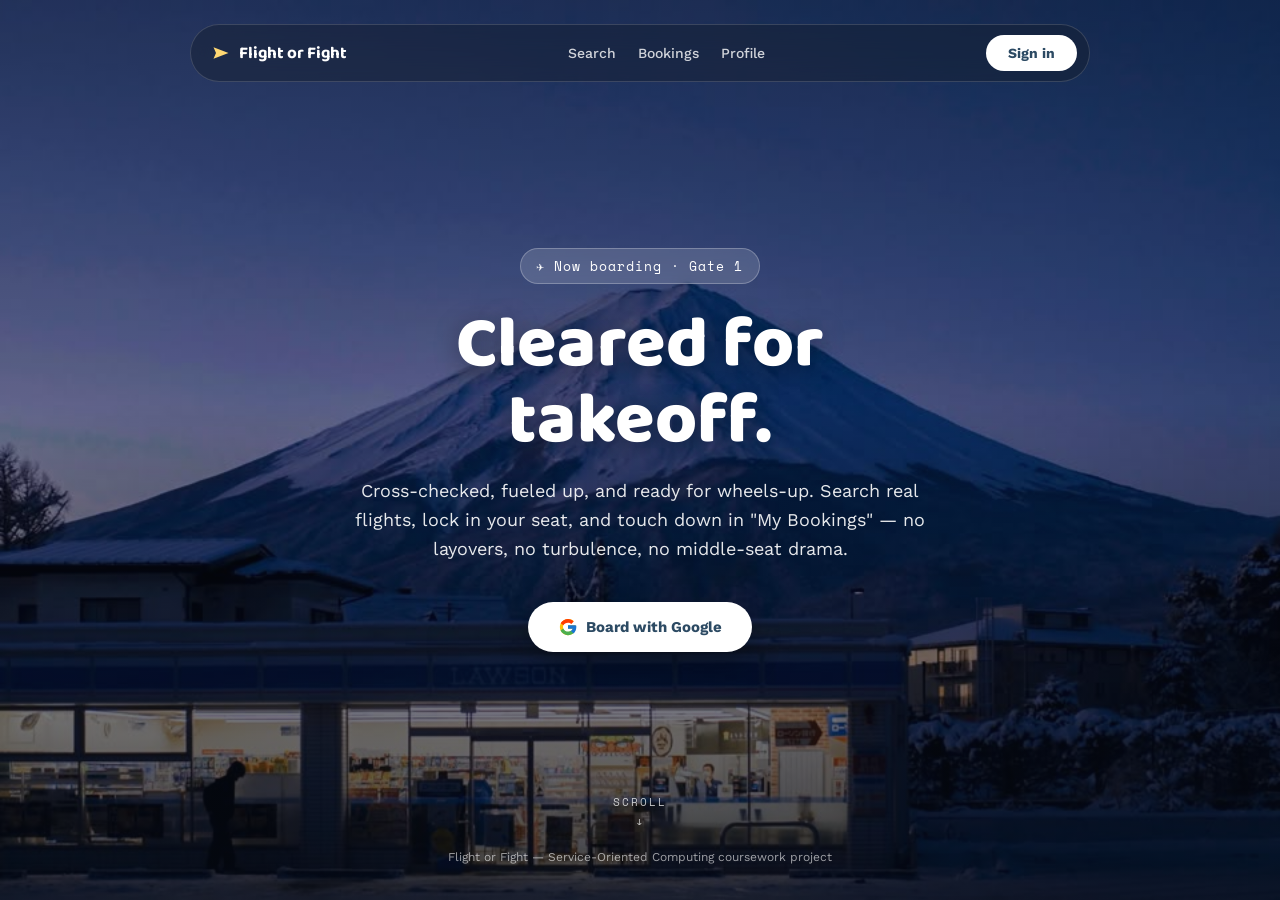
<file: frontend/index.html>
<!DOCTYPE html>
<html lang="en">
<head>
<meta charset="UTF-8" />
<meta name="viewport" content="width=device-width, initial-scale=1.0" />
<title>Flight or Fight — Flight Management</title>
<link rel="stylesheet" href="css/style.css" />
</head>
<body>

<div class="hero-photo-page hero-photo-night">

  <nav class="hero-nav">
    <a class="hero-nav-brand" href="index.html">
      <svg class="plane-icon" viewBox="0 0 24 24" fill="none" xmlns="http://www.w3.org/2000/svg">
        <path d="M21 12L3 5l3 7-3 7 18-7z" fill="#FFD873"/>
      </svg>
      <span>Flight or Fight</span>
    </a>
    <div class="hero-nav-links">
      <a href="#">Search</a>
      <a href="#">Bookings</a>
      <a href="#">Profile</a>
    </div>
    <button class="btn btn-hero-login" id="google-signin-nav">Sign in</button>
  </nav>

  <div class="hero-photo-content">
    <span class="hero-photo-eyebrow">✈ Now boarding · Gate 1</span>
    <h1 class="hero-photo-title">Cleared for takeoff.</h1>
    <p class="hero-photo-subtitle">
      Cross-checked, fueled up, and ready for wheels-up. Search real flights,
      lock in your seat, and touch down in "My Bookings" — no layovers,
      no turbulence, no middle-seat drama.
    </p>

    <div class="hero-photo-cta">
      <button class="btn btn-hero-primary" id="google-signin">
        <svg viewBox="0 0 48 48"><path fill="#FFC107" d="M43.6 20.5H42V20H24v8h11.3C33.7 32.9 29.3 36 24 36c-6.6 0-12-5.4-12-12s5.4-12 12-12c3.1 0 5.9 1.2 8 3.1l5.7-5.7C34.6 6.5 29.6 4.5 24 4.5 13.2 4.5 4.5 13.2 4.5 24S13.2 43.5 24 43.5c9.8 0 19-7.1 19-19.5 0-1.3-.1-2.3-.4-3.5z"/><path fill="#FF3D00" d="M6.3 14.7l6.6 4.8C14.6 15.9 18.9 13.5 24 13.5c3.1 0 5.9 1.2 8 3.1l5.7-5.7C34.6 6.5 29.6 4.5 24 4.5c-7.4 0-13.8 4.2-17.7 10.2z"/><path fill="#4CAF50" d="M24 43.5c5.4 0 10.4-2 14.1-5.5l-6.5-5.5C29.6 34.3 26.9 35 24 35c-5.3 0-9.7-3.1-11.3-7.5l-6.6 5.1C9.9 39.3 16.4 43.5 24 43.5z"/><path fill="#1976D2" d="M43.6 20.5H42V20H24v8h11.3c-.8 2.4-2.4 4.4-4.4 5.8l6.5 5.5C41 36.5 44 30.9 44 24c0-1.3-.1-2.3-.4-3.5z"/></svg>
        <span>Board with Google</span>
      </button>
    </div>
  </div>

  <div class="hero-photo-scroll">
    <span>SCROLL</span>
    <span class="hero-photo-scroll-arrow">↓</span>
  </div>

  <p class="hero-photo-footer">Flight or Fight — Service-Oriented Computing coursework project</p>
</div>

<script src="js/config.js"></script>
<script>
  document.getElementById("google-signin").addEventListener("click", () => {
    window.location.href = `${CONFIG.GATEWAY_BASE}/oauth2/authorization/google`;
  });
  document.getElementById("google-signin-nav").addEventListener("click", () => {
    window.location.href = `${CONFIG.GATEWAY_BASE}/oauth2/authorization/google`;
  });

  // If already signed in, skip straight to search.
  (async () => {
    try {
      const res = await fetch(`${CONFIG.GATEWAY_BASE}/api/session/me`, { credentials: "include" });
      if (res.ok) window.location.href = "search.html";
    } catch (e) { /* not signed in — stay on this page */ }
  })();
</script>
</body>
</html>
</file>
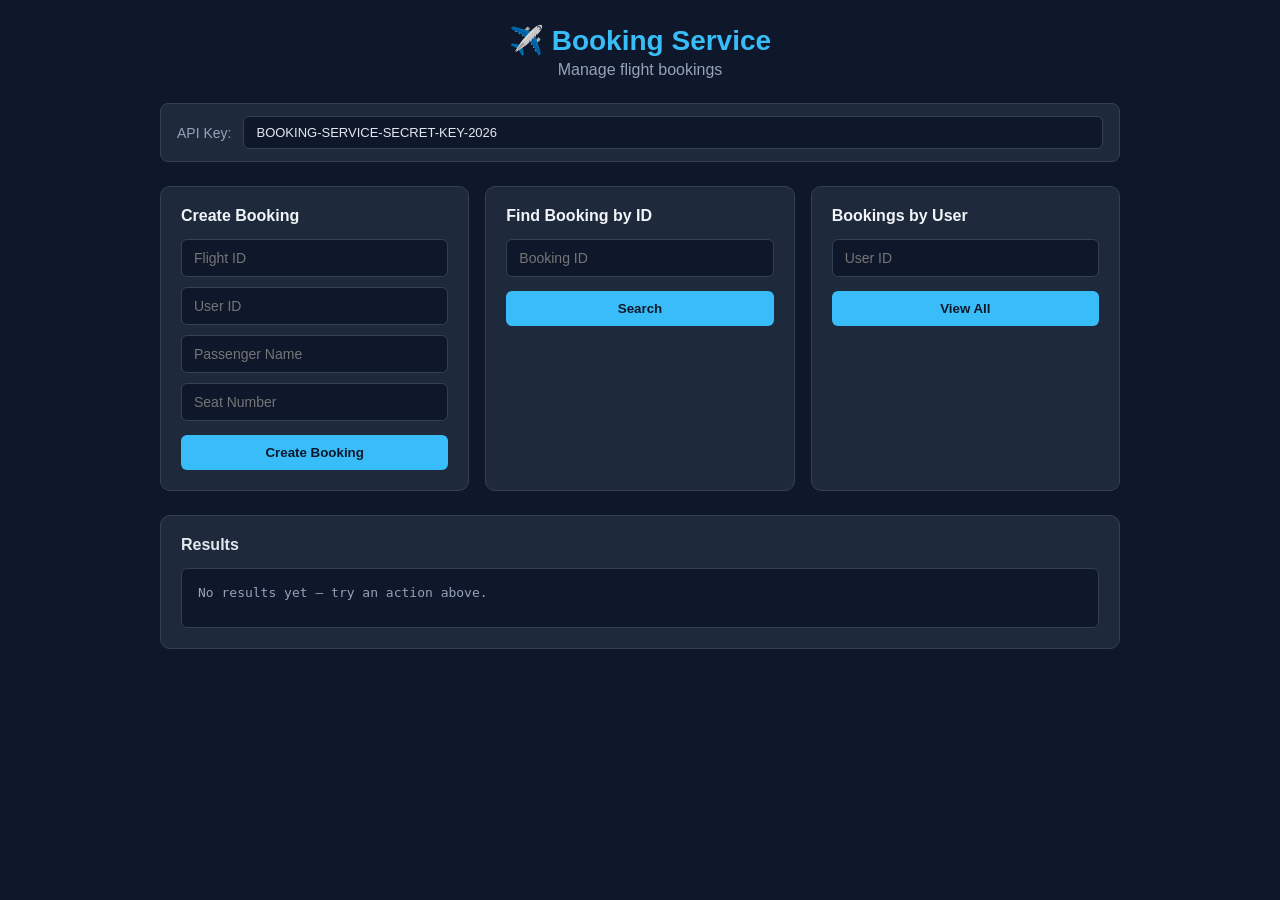
<file: testing/booking-service-ui/index.html>
<!DOCTYPE html>
<html lang="en">
<head>
    <meta charset="UTF-8">
    <meta name="viewport" content="width=device-width, initial-scale=1.0">
    <title>Booking Service — Flight Management System</title>
    <link rel="stylesheet" href="style.css">
</head>
<body>
    <div class="container">
        <header>
            <h1>✈️ Booking Service</h1>
            <p class="subtitle">Manage flight bookings</p>
        </header>

        <div class="config-bar">
            <label for="apiKey">API Key:</label>
            <input type="text" id="apiKey" value="BOOKING-SERVICE-SECRET-KEY-2026">
        </div>

        <div class="grid">

            <!-- Create Booking -->
            <section class="card">
                <h2>Create Booking</h2>
                <form id="createForm">
                    <input type="number" id="flightId" placeholder="Flight ID" required>
                    <input type="number" id="userId" placeholder="User ID" required>
                    <input type="text" id="passengerName" placeholder="Passenger Name" required>
                    <input type="text" id="seatNumber" placeholder="Seat Number" required>
                    <button type="submit">Create Booking</button>
                </form>
            </section>

            <!-- Get Booking By Id -->
            <section class="card">
                <h2>Find Booking by ID</h2>
                <form id="getByIdForm">
                    <input type="number" id="searchId" placeholder="Booking ID" required>
                    <button type="submit">Search</button>
                </form>
            </section>

            <!-- Get Bookings By User -->
            <section class="card">
                <h2>Bookings by User</h2>
                <form id="getByUserForm">
                    <input type="number" id="searchUserId" placeholder="User ID" required>
                    <button type="submit">View All</button>
                </form>
            </section>

        </div>

        <!-- Results -->
        <section class="results">
            <h2>Results</h2>
            <div id="output" class="output">No results yet — try an action above.</div>
        </section>
    </div>

    <script src="script.js"></script>
</body>
</html>
</file>
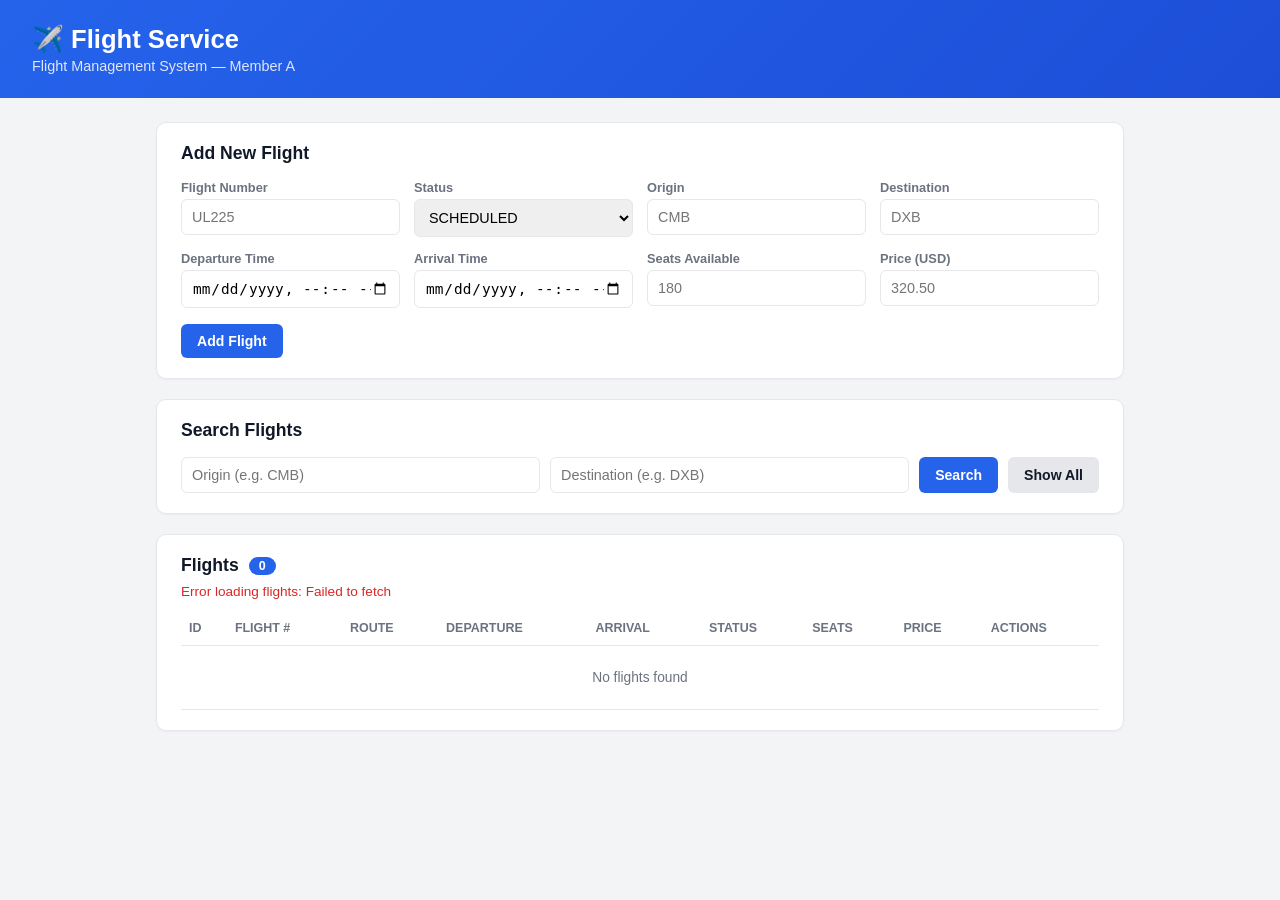
<file: testing/flight-service-ui/index.html>
<!DOCTYPE html>
<html lang="en">
<head>
<meta charset="UTF-8">
<meta name="viewport" content="width=device-width, initial-scale=1.0">
<title>Flight Service — Admin</title>
<link rel="stylesheet" href="style.css">
</head>
<body>

<header class="topbar">
  <h1>✈️ Flight Service</h1>
  <p class="subtitle">Flight Management System — Member A</p>
</header>

<main class="container">

  <!-- Add / Edit form -->
  <section class="card">
    <h2 id="formTitle">Add New Flight</h2>
    <form id="flightForm">
      <input type="hidden" id="flightId">
      <div class="grid">
        <div class="field">
          <label>Flight Number</label>
          <input type="text" id="flightNumber" required placeholder="UL225">
        </div>
        <div class="field">
          <label>Status</label>
          <select id="status" required>
            <option value="SCHEDULED">SCHEDULED</option>
            <option value="DELAYED">DELAYED</option>
            <option value="CANCELLED">CANCELLED</option>
          </select>
        </div>
        <div class="field">
          <label>Origin</label>
          <input type="text" id="origin" required placeholder="CMB">
        </div>
        <div class="field">
          <label>Destination</label>
          <input type="text" id="destination" required placeholder="DXB">
        </div>
        <div class="field">
          <label>Departure Time</label>
          <input type="datetime-local" id="departureTime" required>
        </div>
        <div class="field">
          <label>Arrival Time</label>
          <input type="datetime-local" id="arrivalTime" required>
        </div>
        <div class="field">
          <label>Seats Available</label>
          <input type="number" id="seatsAvailable" required min="0" placeholder="180">
        </div>
        <div class="field">
          <label>Price (USD)</label>
          <input type="number" id="price" required min="0" step="0.01" placeholder="320.50">
        </div>
      </div>
      <div class="form-actions">
        <button type="submit" id="submitBtn" class="btn btn-primary">Add Flight</button>
        <button type="button" id="cancelEditBtn" class="btn btn-secondary" style="display:none;">Cancel Edit</button>
      </div>
    </form>
  </section>

  <!-- Search -->
  <section class="card">
    <h2>Search Flights</h2>
    <div class="search-row">
      <input type="text" id="searchOrigin" placeholder="Origin (e.g. CMB)">
      <input type="text" id="searchDestination" placeholder="Destination (e.g. DXB)">
      <button id="searchBtn" class="btn btn-primary">Search</button>
      <button id="clearSearchBtn" class="btn btn-secondary">Show All</button>
    </div>
  </section>

  <!-- Flights table -->
  <section class="card">
    <div class="table-header">
      <h2>Flights</h2>
      <span id="flightCount" class="badge">0</span>
    </div>
    <div id="statusMessage" class="status-message"></div>
    <div class="table-wrap">
      <table id="flightsTable">
        <thead>
          <tr>
            <th>ID</th>
            <th>Flight #</th>
            <th>Route</th>
            <th>Departure</th>
            <th>Arrival</th>
            <th>Status</th>
            <th>Seats</th>
            <th>Price</th>
            <th>Actions</th>
          </tr>
        </thead>
        <tbody id="flightsBody">
        </tbody>
      </table>
    </div>
  </section>

</main>

<script src="app.js"></script>
</body>
</html>
</file>
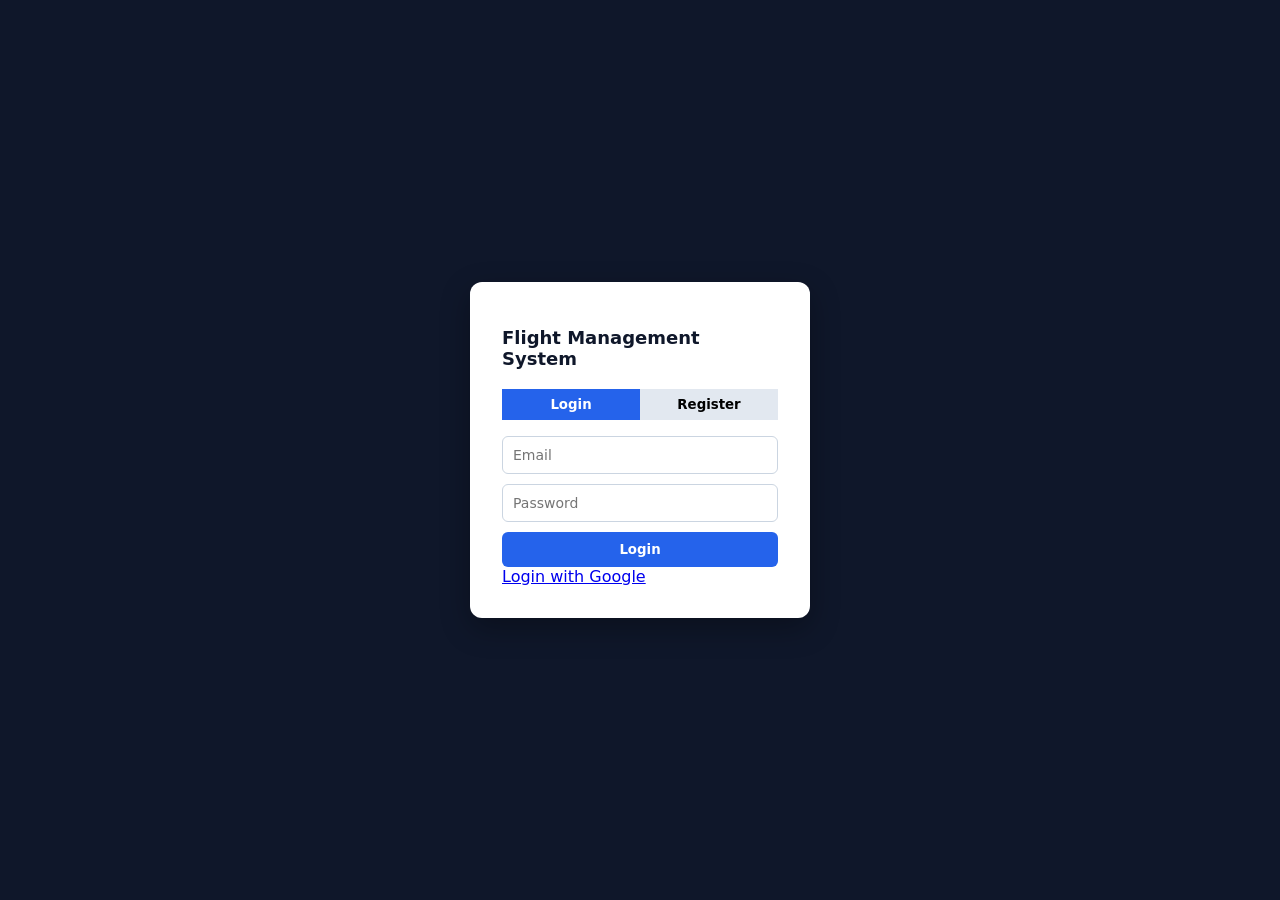
<file: testing/user-service-ui/index.html>
<!DOCTYPE html>
<html lang="en">
<head>
  <meta charset="UTF-8" />
  <title>Flight Management System — Login</title>
  <link rel="stylesheet" href="style.css" />
</head>
<body>
  <div class="card">
    <h1>Flight Management System</h1>

    <div class="tabs">
      <button id="tab-login" class="tab active">Login</button>
      <button id="tab-register" class="tab">Register</button>
    </div>

    <form id="login-form">
      <input type="email" id="login-email" placeholder="Email" required />
      <input type="password" id="login-password" placeholder="Password" required />
      <button type="submit">Login</button>
    </form>

    <!-- Google Login -->
    <div class="google-login">
      <a href="http://localhost:8080/oauth2/authorization/google">
        Login with Google
      </a>
    </div>

    <form id="register-form" class="hidden">
      <input type="text" id="register-name" placeholder="Full name" required />
      <input type="email" id="register-email" placeholder="Email" required />
      <input type="password" id="register-password" placeholder="Password" required />
      <button type="submit">Create account</button>
    </form>

    <div id="result" class="hidden"></div>
  </div>

  <script src="script.js"></script>
</body>
</html>
</file>
<file: frontend/css/style.css>
@import url('https://fonts.googleapis.com/css2?family=Baloo+2:wght@500;600;700;800&family=Work+Sans:wght@400;500;600;700&family=Space+Mono:wght@400;700&display=swap');

:root {
  --sky-top: #EAF6FF;
  --sky-mid: #D6EEFC;
  --sky-bottom: #BFE3F7;
  --cloud-white: #FFFFFF;
  --cloud-white-soft: rgba(255, 255, 255, 0.72);
  --cloud-white-strong: rgba(255, 255, 255, 0.88);
  --butter: #FFD873;
  --butter-deep: #F5B93F;
  --ink: #2C4A63;
  --ink-soft: #5B7A92;
  --ink-faint: #8FA9BE;
  --coral: #FF8A73;
  --coral-deep: #F26B50;
  --border-soft: rgba(44, 74, 99, 0.10);
  --shadow-sky: 0 20px 45px rgba(60, 120, 160, 0.14);
  --shadow-sky-lift: 0 28px 60px rgba(60, 120, 160, 0.20);
  --radius-lg: 28px;
  --radius-md: 18px;
  --radius-sm: 12px;
}

* { box-sizing: border-box; }

html { scroll-behavior: smooth; }

body {
  margin: 0;
  min-height: 100vh;
  font-family: 'Work Sans', sans-serif;
  color: var(--ink);
  background: linear-gradient(180deg, var(--sky-top) 0%, var(--sky-mid) 45%, var(--sky-bottom) 100%);
  overflow-x: hidden;
  position: relative;
}

h1, h2, h3, .display {
  font-family: 'Baloo 2', sans-serif;
  color: var(--ink);
  margin: 0;
  letter-spacing: 0.2px;
}

.mono {
  font-family: 'Space Mono', monospace;
  letter-spacing: 0.5px;
}

a { color: inherit; text-decoration: none; }

button, input, select {
  font-family: inherit;
}

@media (prefers-reduced-motion: reduce) {
  *, *::before, *::after {
    animation-duration: 0.01ms !important;
    animation-iteration-count: 1 !important;
    transition-duration: 0.01ms !important;
    scroll-behavior: auto !important;
  }
}

/* ---------- Drifting cloud background ---------- */
.cloud-field {
  position: fixed;
  inset: 0;
  overflow: hidden;
  pointer-events: none;
  z-index: 0;
}

.cloud {
  position: absolute;
  opacity: 0.55;
  filter: blur(0.5px);
  animation: drift linear infinite;
}

.cloud svg { display: block; width: 100%; height: 100%; }

@keyframes drift {
  from { transform: translateX(-12vw); }
  to   { transform: translateX(112vw); }
}

/* ---------- Layout shell ---------- */
.page {
  position: relative;
  z-index: 1;
  min-height: 100vh;
  display: flex;
  flex-direction: column;
}

.content {
  flex: 1;
  width: 100%;
  max-width: 1080px;
  margin: 0 auto;
  padding: 32px 24px 80px;
}

/* ---------- Nav ---------- */
.nav {
  position: relative;
  z-index: 2;
  display: flex;
  align-items: center;
  justify-content: space-between;
  max-width: 1080px;
  margin: 0 auto;
  padding: 22px 24px 8px;
}

.nav-brand {
  display: flex;
  align-items: center;
  gap: 10px;
  font-family: 'Baloo 2', sans-serif;
  font-weight: 700;
  font-size: 20px;
  color: var(--ink);
}

.nav-brand .plane-icon { width: 26px; height: 26px; }

.nav-links {
  display: flex;
  align-items: center;
  gap: 6px;
  background: var(--cloud-white-soft);
  backdrop-filter: blur(14px);
  -webkit-backdrop-filter: blur(14px);
  border: 1px solid var(--border-soft);
  border-radius: 999px;
  padding: 6px;
  box-shadow: var(--shadow-sky);
}

.nav-links a {
  font-size: 14px;
  font-weight: 600;
  color: var(--ink-soft);
  padding: 9px 16px;
  border-radius: 999px;
  transition: background 0.2s ease, color 0.2s ease;
}

.nav-links a:hover { color: var(--ink); background: rgba(44, 74, 99, 0.06); }
.nav-links a.active { color: var(--ink); background: var(--butter); }

/* ---------- Cloud platform card ---------- */
.cloud-card {
  background: var(--cloud-white-strong);
  backdrop-filter: blur(18px);
  -webkit-backdrop-filter: blur(18px);
  border: 1px solid rgba(255, 255, 255, 0.6);
  border-radius: var(--radius-lg);
  box-shadow: var(--shadow-sky);
  padding: 36px;
}

.cloud-card.tight { padding: 24px; border-radius: var(--radius-md); }

/* ---------- Buttons ---------- */
.btn {
  display: inline-flex;
  align-items: center;
  justify-content: center;
  gap: 8px;
  font-weight: 700;
  font-size: 15px;
  border: none;
  border-radius: 999px;
  padding: 13px 26px;
  cursor: pointer;
  transition: transform 0.15s ease, box-shadow 0.15s ease, background 0.15s ease;
}

.btn:active { transform: translateY(1px) scale(0.99); }

.btn-primary {
  background: var(--butter);
  color: #4A3A0E;
  box-shadow: 0 10px 24px rgba(245, 185, 63, 0.45);
}
.btn-primary:hover { background: var(--butter-deep); box-shadow: 0 14px 30px rgba(245, 185, 63, 0.55); }

.btn-ghost {
  background: transparent;
  color: var(--ink);
  border: 1.5px solid var(--border-soft);
}
.btn-ghost:hover { background: rgba(44, 74, 99, 0.05); }

.btn-danger {
  background: var(--cloud-white);
  color: var(--coral-deep);
  border: 1.5px solid rgba(255, 138, 115, 0.4);
}
.btn-danger:hover { background: rgba(255, 138, 115, 0.10); }

.btn-google {
  background: var(--cloud-white);
  color: var(--ink);
  border: 1.5px solid var(--border-soft);
  box-shadow: var(--shadow-sky);
  width: 100%;
  padding: 14px 26px;
}
.btn-google:hover { box-shadow: var(--shadow-sky-lift); transform: translateY(-1px); }
.btn-google svg { width: 20px; height: 20px; }

.btn[disabled] { opacity: 0.55; cursor: not-allowed; }

/* ---------- Form elements ---------- */
.field { display: flex; flex-direction: column; gap: 6px; margin-bottom: 18px; }
.field label { font-size: 13px; font-weight: 600; color: var(--ink-soft); }

.input, select.input {
  border: 1.5px solid var(--border-soft);
  background: rgba(255, 255, 255, 0.7);
  border-radius: var(--radius-sm);
  padding: 12px 16px;
  font-size: 15px;
  color: var(--ink);
  transition: border-color 0.15s ease, box-shadow 0.15s ease;
}
.input:focus, select.input:focus {
  outline: none;
  border-color: var(--butter-deep);
  box-shadow: 0 0 0 4px rgba(255, 216, 115, 0.35);
}

.field-row { display: grid; grid-template-columns: 1fr 1fr; gap: 16px; }
@media (max-width: 620px) { .field-row { grid-template-columns: 1fr; } }

/* ---------- Hero ---------- */
.hero {
  text-align: center;
  padding: 56px 20px 40px;
}
.hero .eyebrow {
  display: inline-block;
  font-family: 'Space Mono', monospace;
  font-size: 12px;
  letter-spacing: 2px;
  text-transform: uppercase;
  color: var(--ink-soft);
  background: var(--cloud-white-soft);
  border: 1px solid var(--border-soft);
  padding: 6px 14px;
  border-radius: 999px;
  margin-bottom: 20px;
}
.hero h1 {
  font-size: clamp(34px, 5vw, 54px);
  line-height: 1.08;
  margin-bottom: 14px;
}
.hero p {
  font-size: 17px;
  color: var(--ink-soft);
  max-width: 480px;
  margin: 0 auto 32px;
  line-height: 1.6;
}

/* ---------- Flight board list ---------- */
.board {
  display: flex;
  flex-direction: column;
  gap: 12px;
}

.board-row {
  display: grid;
  grid-template-columns: auto 1fr auto auto;
  align-items: center;
  gap: 20px;
  background: var(--cloud-white-strong);
  border: 1px solid var(--border-soft);
  border-radius: var(--radius-md);
  padding: 18px 22px;
  box-shadow: var(--shadow-sky);
  transition: transform 0.15s ease, box-shadow 0.15s ease;
}
.board-row:hover { transform: translateY(-2px); box-shadow: var(--shadow-sky-lift); }

.board-code {
  font-family: 'Space Mono', monospace;
  font-weight: 700;
  font-size: 17px;
  background: var(--butter);
  color: #4A3A0E;
  padding: 8px 12px;
  border-radius: 10px;
  min-width: 70px;
  text-align: center;
}

.board-route { display: flex; flex-direction: column; gap: 2px; }
.board-route .cities { font-weight: 700; font-size: 16px; }
.board-route .times { font-family: 'Space Mono', monospace; font-size: 13px; color: var(--ink-soft); }

.board-price { font-family: 'Space Mono', monospace; font-weight: 700; font-size: 18px; color: var(--ink); }

.status-pill {
  font-family: 'Space Mono', monospace;
  font-size: 11px;
  font-weight: 700;
  letter-spacing: 0.5px;
  text-transform: uppercase;
  padding: 5px 12px;
  border-radius: 999px;
}
.status-confirmed { background: rgba(255, 216, 115, 0.4); color: #7A5E12; }
.status-cancelled { background: rgba(255, 138, 115, 0.2); color: var(--coral-deep); }
.status-scheduled { background: rgba(191, 227, 247, 0.6); color: var(--ink); }

@media (max-width: 700px) {
  .board-row { grid-template-columns: 1fr; text-align: left; gap: 8px; }
}

/* ---------- Empty / loading states ---------- */
.empty-state {
  text-align: center;
  padding: 60px 20px;
  color: var(--ink-soft);
}
.empty-state .icon { font-size: 40px; margin-bottom: 12px; }

.section-title {
  font-size: 22px;
  margin-bottom: 18px;
}

.footer-note {
  text-align: center;
  font-size: 13px;
  color: var(--ink-faint);
  padding: 30px 20px 10px;
}

.hero-photo-page {
  position: relative;
  min-height: 100vh;
  display: flex;
  flex-direction: column;
  align-items: center;
  justify-content: center;
  text-align: center;
  overflow: hidden;
  background: linear-gradient(180deg, var(--sky-top) 0%, var(--sky-bottom) 100%);
  color: #fff;
}

.hero-photo-page.hero-photo-night {
  background:
    linear-gradient(180deg, rgba(10, 15, 30, 0.55) 0%, rgba(10, 15, 30, 0.25) 45%, rgba(5, 10, 20, 0.75) 100%),
    url('../assets/images/hero-night.jpg') center 60% / cover no-repeat;
}

/* Top nav overlaid on the photo */
.hero-nav {
  position: absolute;
  top: 24px;
  left: 50%;
  transform: translateX(-50%);
  width: min(92%, 900px);
  display: flex;
  align-items: center;
  justify-content: space-between;
  background: rgba(20, 30, 45, 0.45);
  backdrop-filter: blur(14px);
  -webkit-backdrop-filter: blur(14px);
  border: 1px solid rgba(255, 255, 255, 0.15);
  border-radius: 999px;
  padding: 10px 12px 10px 20px;
}

.hero-nav-brand {
  display: flex;
  align-items: center;
  gap: 8px;
  font-family: 'Baloo 2', sans-serif;
  font-weight: 700;
  font-size: 17px;
  color: #fff;
}
.hero-nav-brand .plane-icon { width: 20px; height: 20px; }

.hero-nav-links { display: flex; gap: 22px; }
.hero-nav-links a {
  font-size: 14px;
  font-weight: 500;
  color: rgba(255, 255, 255, 0.8);
  transition: color 0.15s ease;
}
.hero-nav-links a:hover { color: #fff; }

@media (max-width: 700px) {
  .hero-nav-links { display: none; }
}

.btn-hero-login {
  background: #fff;
  color: var(--ink);
  padding: 10px 22px;
  font-size: 14px;
}
.btn-hero-login:hover { background: var(--butter); }

/* Center content on index */
.hero-photo-content {
  position: relative;
  z-index: 1;
  max-width: 640px;
  padding: 0 24px;
}

.hero-photo-eyebrow {
  display: inline-block;
  font-family: 'Space Mono', monospace;
  font-size: 13px;
  letter-spacing: 1px;
  background: rgba(255, 255, 255, 0.15);
  border: 1px solid rgba(255, 255, 255, 0.25);
  backdrop-filter: blur(6px);
  padding: 7px 16px;
  border-radius: 999px;
  margin-bottom: 24px;
}

.hero-photo-title {
  font-family: 'Baloo 2', sans-serif;
  font-weight: 800;
  font-size: clamp(42px, 7vw, 72px);
  line-height: 1.05;
  color: #fff;
  text-shadow: 0 4px 24px rgba(0, 0, 0, 0.35);
  margin-bottom: 18px;
}

.hero-photo-subtitle {
  font-size: 18px;
  line-height: 1.6;
  color: rgba(255, 255, 255, 0.9);
  margin-bottom: 38px;
}

.hero-photo-cta { display: flex; justify-content: center; }

.btn-hero-primary {
  background: #fff;
  color: var(--ink);
  padding: 15px 30px;
  font-size: 15px;
  box-shadow: 0 12px 30px rgba(0, 0, 0, 0.3);
}
.btn-hero-primary:hover {
  background: var(--butter);
  transform: translateY(-1px);
  box-shadow: 0 16px 36px rgba(0, 0, 0, 0.35);
}
.btn-hero-primary svg { width: 20px; height: 20px; }

/* Scroll cue */
.hero-photo-scroll {
  position: absolute;
  bottom: 70px;
  left: 50%;
  transform: translateX(-50%);
  display: flex;
  flex-direction: column;
  align-items: center;
  gap: 4px;
  font-family: 'Space Mono', monospace;
  font-size: 11px;
  letter-spacing: 2px;
  color: rgba(255, 255, 255, 0.75);
}
.hero-photo-scroll-arrow { animation: bob 2s ease-in-out infinite; }
@keyframes bob {
  0%, 100% { transform: translateY(0); }
  50% { transform: translateY(6px); }
}

.hero-photo-footer {
  position: absolute;
  bottom: 24px;
  left: 50%;
  transform: translateX(-50%);
  font-size: 12px;
  color: rgba(255, 255, 255, 0.6);
}

@media (max-width: 600px) {
  .hero-photo-scroll { display: none; }
}

/* ---------- Morning hero banner (search.html) ---------- */
.hero-banner {
  position: relative;
  height: 300px;
  width: 100%;
  overflow: hidden;
  background:
    linear-gradient(180deg, rgba(20, 30, 45, 0.25) 0%, rgba(20, 30, 45, 0.55) 100%),
    url('../assets/images/hero-morning.jpg') center 55% / cover no-repeat;
}

.hero-banner-overlay {
  position: absolute;
  inset: 0;
  display: flex;
  flex-direction: column;
  align-items: center;
  justify-content: center;
  text-align: center;
  padding: 0 20px;
}

.hero-banner-title {
  font-family: 'Baloo 2', sans-serif;
  font-weight: 700;
  font-size: clamp(28px, 4vw, 40px);
  color: #fff;
  text-shadow: 0 3px 16px rgba(0, 0, 0, 0.35);
  margin-top: 12px;
}

@media (max-width: 700px) {
  .hero-banner { height: 220px; }
}
</file>
<file: testing/booking-service-ui/style.css>
* {
    margin: 0;
    padding: 0;
    box-sizing: border-box;
}

body {
    font-family: 'Segoe UI', Tahoma, Geneva, Verdana, sans-serif;
    background: #0f172a;
    color: #e2e8f0;
    min-height: 100vh;
    padding: 24px;
}

.container {
    max-width: 960px;
    margin: 0 auto;
}

header {
    text-align: center;
    margin-bottom: 24px;
}

header h1 {
    font-size: 28px;
    color: #38bdf8;
}

.subtitle {
    color: #94a3b8;
    margin-top: 4px;
}

.config-bar {
    background: #1e293b;
    border: 1px solid #334155;
    border-radius: 8px;
    padding: 12px 16px;
    margin-bottom: 24px;
    display: flex;
    align-items: center;
    gap: 12px;
}

.config-bar label {
    font-size: 14px;
    color: #94a3b8;
    white-space: nowrap;
}

.config-bar input {
    flex: 1;
    background: #0f172a;
    border: 1px solid #334155;
    border-radius: 6px;
    padding: 8px 12px;
    color: #e2e8f0;
    font-size: 13px;
}

.grid {
    display: grid;
    grid-template-columns: repeat(auto-fit, minmax(260px, 1fr));
    gap: 16px;
    margin-bottom: 24px;
}

.card {
    background: #1e293b;
    border: 1px solid #334155;
    border-radius: 10px;
    padding: 20px;
}

.card h2 {
    font-size: 16px;
    margin-bottom: 14px;
    color: #f1f5f9;
}

.card form {
    display: flex;
    flex-direction: column;
    gap: 10px;
}

.card input {
    background: #0f172a;
    border: 1px solid #334155;
    border-radius: 6px;
    padding: 10px 12px;
    color: #e2e8f0;
    font-size: 14px;
}

.card input:focus {
    outline: none;
    border-color: #38bdf8;
}

.card button {
    background: #38bdf8;
    color: #0f172a;
    border: none;
    border-radius: 6px;
    padding: 10px;
    font-weight: 600;
    cursor: pointer;
    margin-top: 4px;
    transition: background 0.15s ease;
}

.card button:hover {
    background: #0ea5e9;
}

.results {
    background: #1e293b;
    border: 1px solid #334155;
    border-radius: 10px;
    padding: 20px;
}

.results h2 {
    font-size: 16px;
    margin-bottom: 14px;
}

.output {
    background: #0f172a;
    border: 1px solid #334155;
    border-radius: 6px;
    padding: 16px;
    font-family: 'Consolas', monospace;
    font-size: 13px;
    white-space: pre-wrap;
    word-break: break-word;
    color: #94a3b8;
    min-height: 60px;
}

.booking-item {
    background: #0f172a;
    border: 1px solid #334155;
    border-radius: 8px;
    padding: 14px;
    margin-bottom: 10px;
}

.booking-item:last-child {
    margin-bottom: 0;
}

.booking-item .status {
    display: inline-block;
    padding: 2px 10px;
    border-radius: 20px;
    font-size: 11px;
    font-weight: 700;
    margin-left: 8px;
}

.status-confirmed {
    background: #14532d;
    color: #4ade80;
}

.status-cancelled {
    background: #450a0a;
    color: #f87171;
}

.booking-item .actions {
    margin-top: 10px;
    display: flex;
    gap: 8px;
}

.booking-item .actions button {
    background: #334155;
    color: #e2e8f0;
    border: none;
    border-radius: 6px;
    padding: 6px 12px;
    font-size: 12px;
    cursor: pointer;
}

.booking-item .actions button:hover {
    background: #475569;
}

.booking-item .actions .btn-danger {
    background: #7f1d1d;
}

.booking-item .actions .btn-danger:hover {
    background: #991b1b;
}

.error-text {
    color: #f87171;
}
</file>
<file: testing/flight-service-ui/style.css>
:root {
  --primary: #2563eb;
  --primary-dark: #1d4ed8;
  --danger: #dc2626;
  --danger-dark: #b91c1c;
  --bg: #f3f4f6;
  --card-bg: #ffffff;
  --border: #e5e7eb;
  --text: #111827;
  --text-muted: #6b7280;
  --scheduled: #16a34a;
  --delayed: #d97706;
  --cancelled: #dc2626;
}

* { box-sizing: border-box; }

body {
  margin: 0;
  font-family: -apple-system, "Segoe UI", Roboto, Arial, sans-serif;
  background: var(--bg);
  color: var(--text);
}

.topbar {
  background: linear-gradient(135deg, var(--primary), var(--primary-dark));
  color: white;
  padding: 24px 32px;
}
.topbar h1 { margin: 0; font-size: 1.6rem; }
.topbar .subtitle { margin: 4px 0 0; opacity: 0.85; font-size: 0.9rem; }

.container {
  max-width: 1000px;
  margin: 24px auto;
  padding: 0 16px 48px;
  display: flex;
  flex-direction: column;
  gap: 20px;
}

.card {
  background: var(--card-bg);
  border: 1px solid var(--border);
  border-radius: 10px;
  padding: 20px 24px;
  box-shadow: 0 1px 2px rgba(0,0,0,0.04);
}
.card h2 { margin: 0 0 16px; font-size: 1.1rem; }

.grid {
  display: grid;
  grid-template-columns: repeat(auto-fit, minmax(200px, 1fr));
  gap: 14px;
}
.field { display: flex; flex-direction: column; gap: 4px; }
.field label { font-size: 0.8rem; color: var(--text-muted); font-weight: 600; }
.field input, .field select {
  padding: 9px 10px;
  border: 1px solid var(--border);
  border-radius: 6px;
  font-size: 0.9rem;
}
.field input:focus, .field select:focus {
  outline: none;
  border-color: var(--primary);
}

.form-actions { margin-top: 16px; display: flex; gap: 10px; }

.btn {
  border: none;
  border-radius: 6px;
  padding: 9px 16px;
  font-size: 0.88rem;
  font-weight: 600;
  cursor: pointer;
  transition: background 0.15s ease;
}
.btn-primary { background: var(--primary); color: white; }
.btn-primary:hover { background: var(--primary-dark); }
.btn-secondary { background: #e5e7eb; color: var(--text); }
.btn-secondary:hover { background: #d1d5db; }
.btn-danger { background: var(--danger); color: white; }
.btn-danger:hover { background: var(--danger-dark); }
.btn-small { padding: 5px 10px; font-size: 0.78rem; margin-right: 6px; }

.search-row { display: flex; gap: 10px; flex-wrap: wrap; }
.search-row input {
  flex: 1;
  min-width: 160px;
  padding: 9px 10px;
  border: 1px solid var(--border);
  border-radius: 6px;
  font-size: 0.9rem;
}

.table-header { display: flex; align-items: center; gap: 10px; margin-bottom: 8px; }
.table-header h2 { margin: 0; }
.badge {
  background: var(--primary);
  color: white;
  border-radius: 999px;
  padding: 2px 10px;
  font-size: 0.78rem;
  font-weight: 700;
}

.status-message {
  font-size: 0.85rem;
  margin-bottom: 10px;
  min-height: 1.2em;
}
.status-message.error { color: var(--danger); }
.status-message.success { color: var(--scheduled); }

.table-wrap { overflow-x: auto; }
table { width: 100%; border-collapse: collapse; font-size: 0.86rem; }
th, td { text-align: left; padding: 10px 8px; border-bottom: 1px solid var(--border); white-space: nowrap; }
th { color: var(--text-muted); font-weight: 600; font-size: 0.78rem; text-transform: uppercase; }
tbody tr:hover { background: #f9fafb; }

.status-pill {
  display: inline-block;
  padding: 2px 10px;
  border-radius: 999px;
  font-size: 0.75rem;
  font-weight: 700;
  color: white;
}
.status-SCHEDULED { background: var(--scheduled); }
.status-DELAYED { background: var(--delayed); }
.status-CANCELLED { background: var(--cancelled); }

.empty-row td {
  text-align: center;
  color: var(--text-muted);
  padding: 24px;
}
</file>
<file: testing/user-service-ui/style.css>
* { box-sizing: border-box; font-family: system-ui, sans-serif; }
body {
  display: flex; align-items: center; justify-content: center;
  min-height: 100vh; margin: 0; background: #0f172a;
}
.card {
  background: #ffffff; padding: 32px; border-radius: 12px;
  width: 340px; box-shadow: 0 10px 30px rgba(0,0,0,0.3);
}
h1 { font-size: 18px; margin-bottom: 20px; color: #0f172a; }
.tabs { display: flex; margin-bottom: 16px; }
.tab {
  flex: 1; padding: 8px; border: none; background: #e2e8f0;
  cursor: pointer; font-weight: 600;
}
.tab.active { background: #2563eb; color: white; }
form { display: flex; flex-direction: column; gap: 10px; }
form.hidden { display: none; }
input {
  padding: 10px; border: 1px solid #cbd5e1; border-radius: 6px; font-size: 14px;
}
button[type="submit"] {
  padding: 10px; background: #2563eb; color: white; border: none;
  border-radius: 6px; cursor: pointer; font-weight: 600;
}
#result {
  margin-top: 16px; padding: 12px; border-radius: 6px; font-size: 13px;
  word-break: break-all;
}
#result.success { background: #dcfce7; color: #166534; }
#result.error { background: #fee2e2; color: #991b1b; }
#result.hidden { display: none; }
</file>
